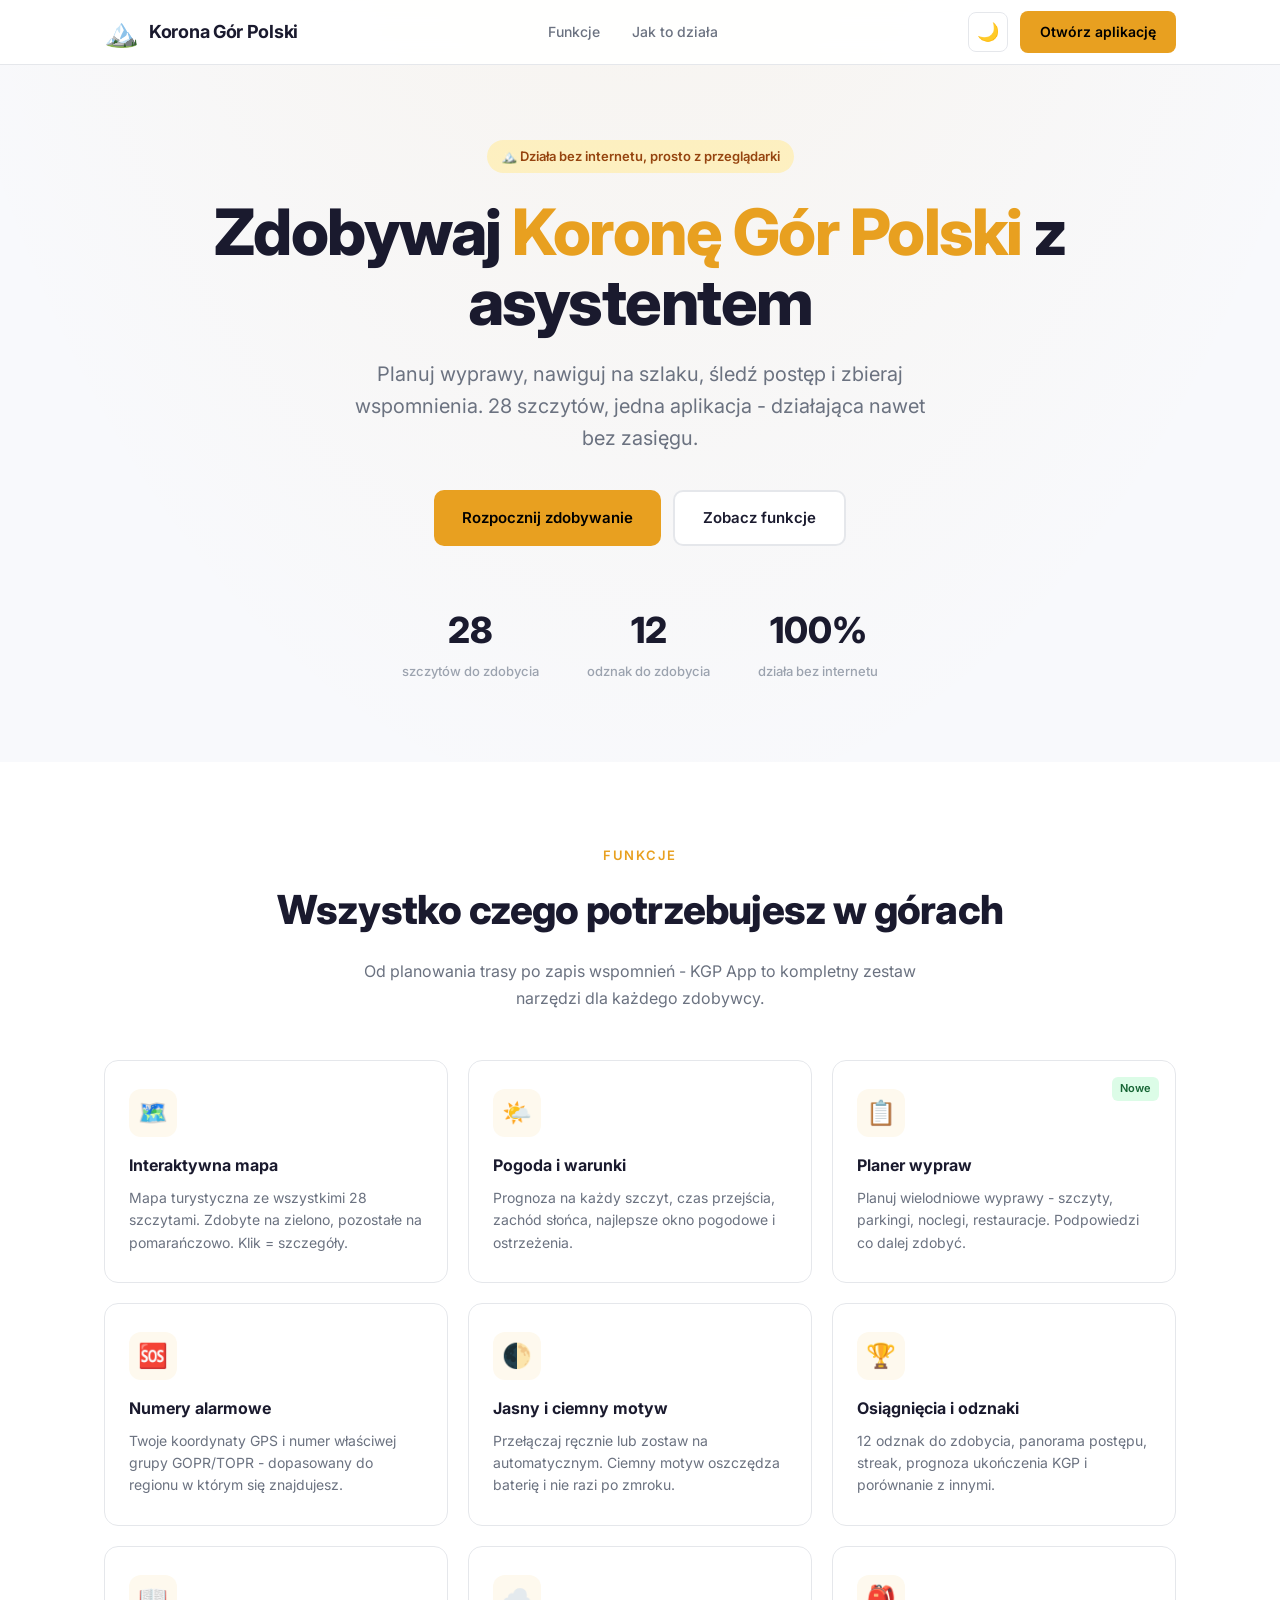
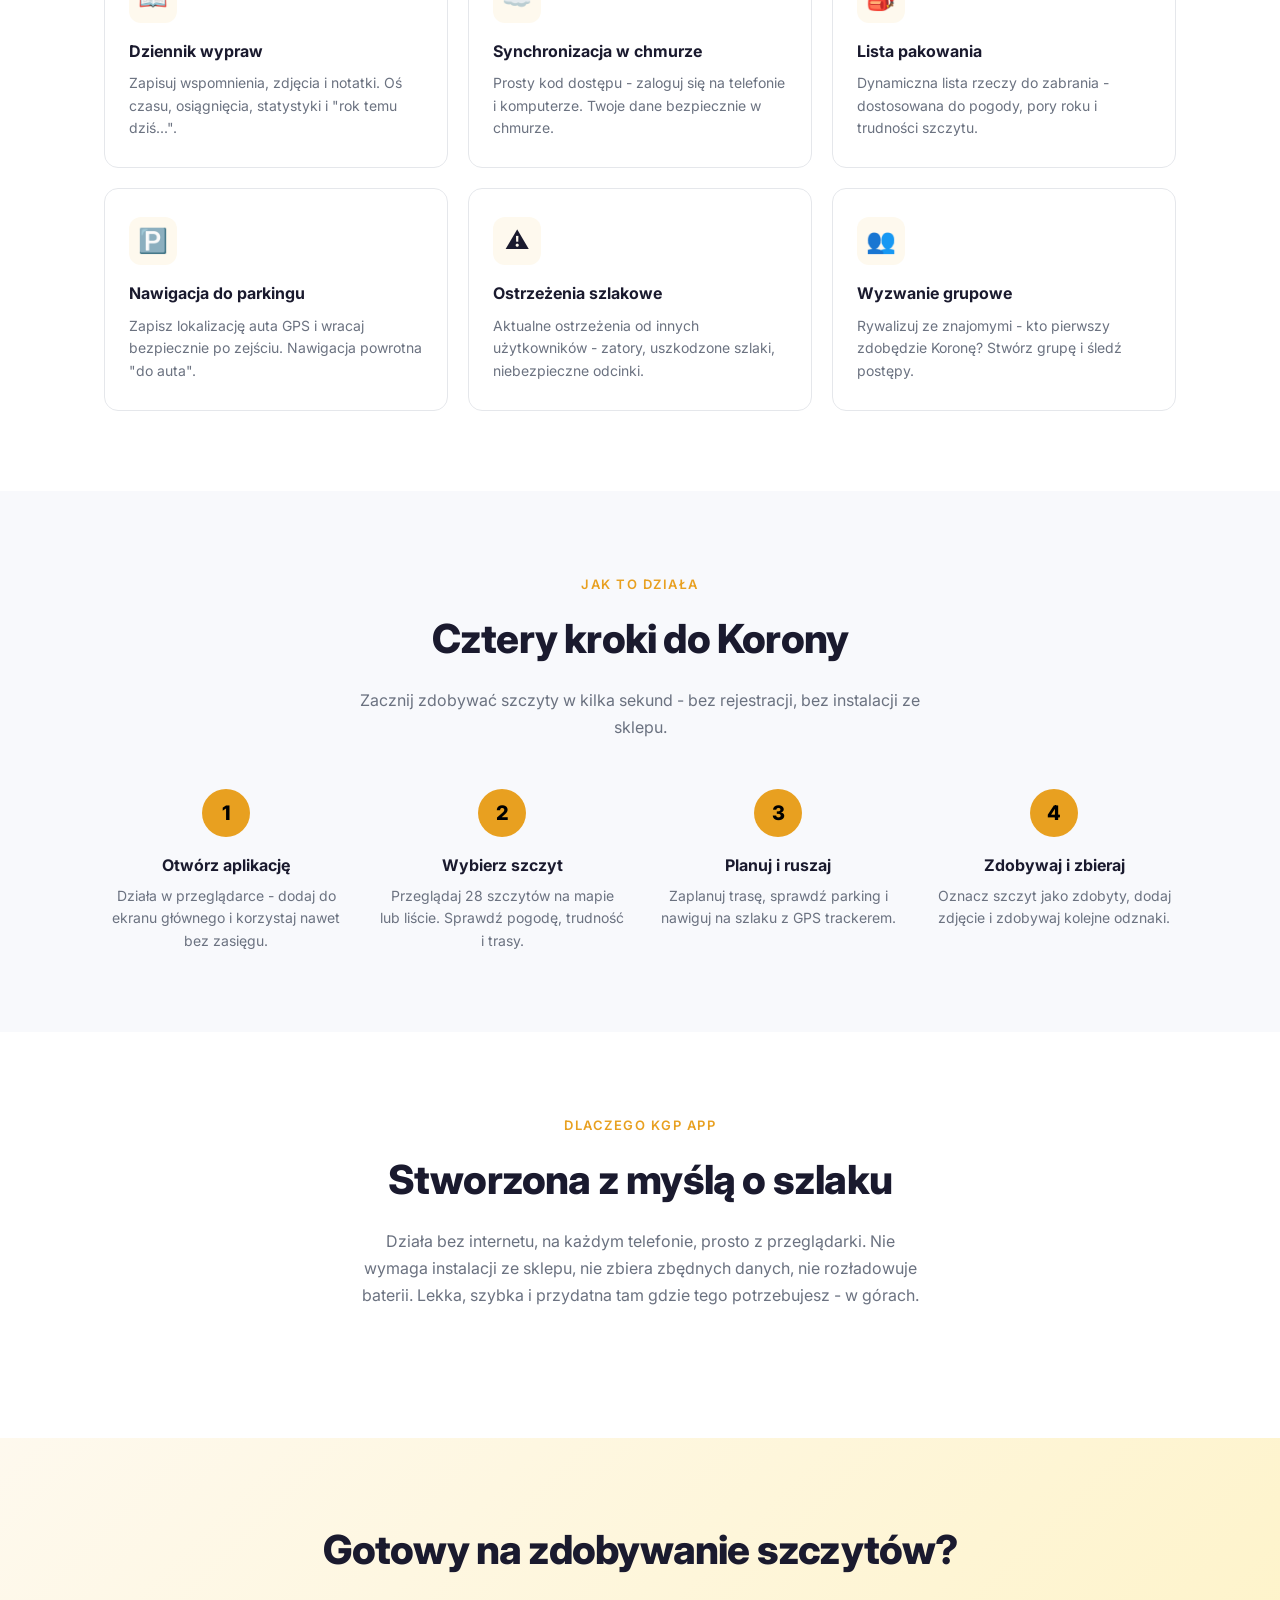
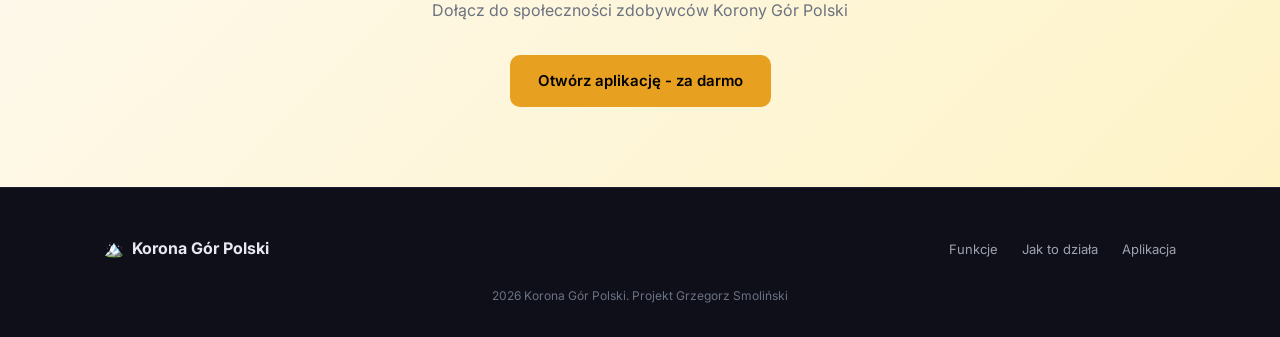
<file: about.html>
<!DOCTYPE html>
<html lang="pl">
<head>
<meta charset="UTF-8">
<meta name="viewport" content="width=device-width, initial-scale=1.0">
<meta name="description" content="Korona Gór Polski - aplikacja PWA pomagająca zdobyć 28 najwyższych szczytów polskich pasm górskich">
<meta name="theme-color" content="#ffffff" media="(prefers-color-scheme: light)">
<meta name="theme-color" content="#0f0f1a" media="(prefers-color-scheme: dark)">
<title>Korona Gór Polski - Twój asystent górski</title>
<link rel="icon" href="data:image/svg+xml,<svg xmlns='http://www.w3.org/2000/svg' viewBox='0 0 100 100'><text y='.9em' font-size='90'>🏔️</text></svg>">
<link href="https://fonts.googleapis.com/css2?family=Inter:wght@300;400;500;600;700;800&display=swap" rel="stylesheet">
<style>
/* ── Reset & Base ── */
*, *::before, *::after { box-sizing: border-box; margin: 0; padding: 0; }
html { scroll-behavior: smooth; }

/* ── Color tokens (light) ── */
:root {
  --bg: #ffffff;
  --bg-alt: #f8f9fc;
  --text: #1a1a2e;
  --text2: #6b7280;
  --text3: #9ca3af;
  --border: #e5e7eb;
  --border-hover: #d1d5db;
  --card: #ffffff;
  --card-shadow: rgba(0,0,0,0.08);
  --nav-bg: rgba(255,255,255,0.92);
  --nav-scroll-shadow: rgba(0,0,0,0.06);
  --accent: #e8a020;
  --accent-hover: #f0c060;
  --accent-glow: rgba(232,160,32,0.08);
  --accent-shadow: rgba(232,160,32,0.3);
  --badge-bg: #fef3c7;
  --badge-text: #92400e;
  --feature-icon-bg: #fef9ee;
  --green-bg: #dcfce7;
  --green-text: #166534;
  --cta-bg: #fef9ee;
  --cta-bg2: #fef3c7;
  --cta-text: #1a1a2e;
  --footer-bg: #0f0f1a;
  --footer-text: #9ca3af;
  --footer-text2: #e8e8f0;
  --footer-border: #1e1e35;
  --footer-copy: #6b7280;
  --outline-btn-bg: #ffffff;
}

/* ── Color tokens (dark) ── */
[data-theme="dark"] {
  --bg: #0f0f1a;
  --bg-alt: #1a1a2e;
  --text: #e8e8f0;
  --text2: #9ca3af;
  --text3: #6b7280;
  --border: #2a2a45;
  --border-hover: #3a3a55;
  --card: #1e1e35;
  --card-shadow: rgba(0,0,0,0.3);
  --nav-bg: rgba(15,15,26,0.92);
  --nav-scroll-shadow: rgba(0,0,0,0.2);
  --accent: #e8a020;
  --accent-hover: #f0c060;
  --accent-glow: rgba(232,160,32,0.06);
  --accent-shadow: rgba(232,160,32,0.4);
  --badge-bg: #3d2e10;
  --badge-text: #f0c060;
  --feature-icon-bg: #2a2520;
  --green-bg: #1a3a2a;
  --green-text: #6ee7a0;
  --cta-bg: #1a1a2e;
  --cta-bg2: #252545;
  --cta-text: #e8e8f0;
  --footer-bg: #0a0a14;
  --footer-text: #6b7280;
  --footer-text2: #e8e8f0;
  --footer-border: #1e1e35;
  --footer-copy: #4b5563;
  --outline-btn-bg: #1e1e35;
}

body {
  font-family: 'Inter', -apple-system, BlinkMacSystemFont, 'Segoe UI', sans-serif;
  color: var(--text);
  background: var(--bg);
  line-height: 1.6;
  -webkit-font-smoothing: antialiased;
  transition: background 0.3s, color 0.3s;
}

/* ── Utilities ── */
.container { max-width: 1120px; margin: 0 auto; padding: 0 24px; }
.text-center { text-align: center; }
.sr-only { position: absolute; width: 1px; height: 1px; overflow: hidden; clip: rect(0,0,0,0); }

/* ── Navigation ── */
.nav {
  position: fixed; top: 0; left: 0; right: 0; z-index: 100;
  background: var(--nav-bg);
  backdrop-filter: blur(12px);
  border-bottom: 1px solid var(--border);
  transition: box-shadow 0.3s, background 0.3s;
}
.nav.scrolled { box-shadow: 0 2px 20px var(--nav-scroll-shadow); }
.nav-inner {
  display: flex; align-items: center; justify-content: space-between;
  max-width: 1120px; margin: 0 auto; padding: 0 24px;
  height: 64px;
}
.nav-logo { display: flex; align-items: center; gap: 10px; text-decoration: none; color: var(--text); }
.nav-logo-icon { font-size: 28px; }
.nav-logo-text { font-weight: 700; font-size: 18px; letter-spacing: -0.3px; }
.nav-links { display: flex; gap: 32px; list-style: none; }
.nav-links a {
  text-decoration: none; color: var(--text2); font-size: 14px; font-weight: 500;
  transition: color 0.2s;
}
.nav-links a:hover { color: var(--text); }
.nav-right { display: flex; align-items: center; gap: 12px; }
.nav-cta {
  display: inline-flex; align-items: center; gap: 6px;
  background: var(--accent); color: #000; font-weight: 600; font-size: 14px;
  padding: 10px 20px; border-radius: 8px; text-decoration: none;
  transition: all 0.2s;
}
.nav-cta:hover { background: var(--accent-hover); transform: translateY(-1px); }

.theme-toggle {
  background: none; border: 1px solid var(--border); border-radius: 8px;
  width: 40px; height: 40px; cursor: pointer; font-size: 18px;
  display: flex; align-items: center; justify-content: center;
  transition: all 0.2s; color: var(--text2);
}
.theme-toggle:hover { border-color: var(--border-hover); color: var(--text); }

.nav-mobile-toggle {
  display: none; background: none; border: none; font-size: 24px; cursor: pointer; padding: 4px;
  color: var(--text); order: 3;
}

/* ── Hero ── */
.hero {
  padding: 140px 24px 80px;
  text-align: center;
  background: linear-gradient(180deg, var(--bg-alt) 0%, var(--bg) 100%);
  position: relative;
  overflow: hidden;
}
.hero::before {
  content: '';
  position: absolute; top: -60%; left: -20%; width: 140%; height: 200%;
  background: radial-gradient(ellipse at 50% 0%, var(--accent-glow) 0%, transparent 60%);
  pointer-events: none;
}
.hero-badge {
  display: inline-flex; align-items: center; gap: 6px;
  background: var(--badge-bg); color: var(--badge-text); font-size: 13px; font-weight: 600;
  padding: 6px 14px; border-radius: 20px; margin-bottom: 24px;
}
.hero h1 {
  font-size: clamp(36px, 6vw, 64px);
  font-weight: 800;
  line-height: 1.1;
  letter-spacing: -1.5px;
  margin-bottom: 20px;
  color: var(--text);
}
.hero h1 span { color: var(--accent); }
.hero-desc {
  font-size: clamp(16px, 2vw, 20px);
  color: var(--text2);
  max-width: 600px;
  margin: 0 auto 36px;
  line-height: 1.6;
}
.hero-buttons { display: flex; gap: 12px; justify-content: center; flex-wrap: wrap; }
.btn-hero {
  display: inline-flex; align-items: center; gap: 8px;
  padding: 14px 28px; border-radius: 10px; font-size: 15px; font-weight: 600;
  text-decoration: none; transition: all 0.2s;
}
.btn-primary { background: var(--accent); color: #000; }
.btn-primary:hover { background: var(--accent-hover); transform: translateY(-2px); box-shadow: 0 8px 24px var(--accent-shadow); }
.btn-outline { background: var(--outline-btn-bg); color: var(--text); border: 2px solid var(--border); }
.btn-outline:hover { border-color: var(--border-hover); transform: translateY(-2px); box-shadow: 0 8px 24px var(--card-shadow); }

.hero-stats {
  display: flex; justify-content: center; gap: 48px; margin-top: 56px;
  flex-wrap: wrap;
}
.hero-stat-num { font-size: 36px; font-weight: 800; color: var(--text); }
.hero-stat-label { font-size: 13px; color: var(--text3); font-weight: 500; margin-top: 2px; }

/* ── Section shared ── */
section { padding: 80px 0; }
section:nth-child(even) { background: var(--bg-alt); }
.section-label {
  display: inline-flex; align-items: center; gap: 6px;
  font-size: 13px; font-weight: 600; color: var(--accent); text-transform: uppercase;
  letter-spacing: 1.5px; margin-bottom: 12px;
}
.section-heading {
  font-size: clamp(28px, 4vw, 40px);
  font-weight: 800;
  letter-spacing: -0.8px;
  margin-bottom: 16px;
  color: var(--text);
}
.section-desc {
  font-size: 16px; color: var(--text2); max-width: 560px; margin: 0 auto 48px;
  line-height: 1.7;
}

/* ── Feature cards grid ── */
.features-grid {
  display: grid;
  grid-template-columns: repeat(3, 1fr);
  gap: 20px;
}
.feature-card {
  background: var(--card);
  border: 1px solid var(--border);
  border-radius: 14px;
  padding: 28px 24px;
  transition: all 0.25s;
  position: relative;
  text-align: left;
}
.feature-card:hover {
  transform: translateY(-4px);
  box-shadow: 0 12px 32px var(--card-shadow);
  border-color: var(--border-hover);
}
.feature-icon {
  width: 48px; height: 48px;
  display: flex; align-items: center; justify-content: center;
  font-size: 24px;
  background: var(--feature-icon-bg);
  border-radius: 12px;
  margin-bottom: 16px;
}
.feature-card h3 {
  font-size: 16px; font-weight: 700; margin-bottom: 8px; color: var(--text);
}
.feature-card p {
  font-size: 14px; color: var(--text2); line-height: 1.6;
}
.feature-badge {
  position: absolute; top: 16px; right: 16px;
  background: var(--green-bg); color: var(--green-text); font-size: 11px; font-weight: 600;
  padding: 3px 8px; border-radius: 6px;
}

/* ── How it works ── */
.steps { display: grid; grid-template-columns: repeat(4, 1fr); gap: 32px; }
.step { text-align: center; }
.step-num {
  width: 48px; height: 48px; border-radius: 50%;
  background: var(--accent); color: #000; font-weight: 800; font-size: 20px;
  display: inline-flex; align-items: center; justify-content: center;
  margin-bottom: 16px;
}
.step h3 { font-size: 16px; font-weight: 700; margin-bottom: 6px; color: var(--text); }
.step p { font-size: 14px; color: var(--text2); }

/* ── CTA section ── */
section.cta-section {
  background: linear-gradient(135deg, var(--cta-bg) 0%, var(--cta-bg2) 100%);
  padding: 80px 0;
  text-align: center;
  color: var(--cta-text);
}
.cta-section h2 {
  font-size: clamp(28px, 4vw, 40px);
  font-weight: 800;
  margin-bottom: 16px;
  letter-spacing: -0.8px;
  color: var(--cta-text);
}
.cta-section p { color: var(--text2); font-size: 16px; margin-bottom: 32px; }
.cta-section .btn-primary:hover { box-shadow: 0 8px 32px var(--accent-shadow); }

/* ── Footer ── */
.footer {
  background: var(--footer-bg); color: var(--footer-text); padding: 48px 0 32px;
  border-top: 1px solid var(--footer-border);
}
.footer-inner {
  display: flex; justify-content: space-between; align-items: center;
  flex-wrap: wrap; gap: 16px;
}
.footer-logo { display: flex; align-items: center; gap: 8px; }
.footer-logo-text { color: var(--footer-text2); font-weight: 700; font-size: 16px; }
.footer-links { display: flex; gap: 24px; list-style: none; }
.footer-links a { color: var(--footer-text); text-decoration: none; font-size: 13px; transition: color 0.2s; }
.footer-links a:hover { color: var(--footer-text2); }
.footer-copy { width: 100%; text-align: center; margin-top: 24px; font-size: 12px; color: var(--footer-copy); }

/* ── Responsive ── */
@media (max-width: 900px) {
  .features-grid { grid-template-columns: repeat(2, 1fr); }
  .steps { grid-template-columns: repeat(2, 1fr); gap: 24px; }
  .hero-stats { gap: 32px; }
}
@media (max-width: 640px) {
  .features-grid { grid-template-columns: 1fr; }
  .steps { grid-template-columns: 1fr; gap: 20px; }
  .hero { padding: 120px 20px 60px; }
  .hero-stats { gap: 24px; }
  .hero-stat-num { font-size: 28px; }
  .nav-links { display: none; }
  .nav-mobile-toggle { display: block; }
  .nav-cta { display: none; }
  .nav-links.open {
    display: flex; flex-direction: column;
    position: absolute; top: 64px; left: 0; right: 0;
    background: var(--nav-bg); backdrop-filter: blur(12px);
    padding: 16px 24px; gap: 16px;
    border-bottom: 1px solid var(--border);
  }
  .footer-inner { flex-direction: column; text-align: center; }
  .footer-links { justify-content: center; }
}

/* ── Animations ── */
@keyframes fadeUp {
  from { opacity: 0; transform: translateY(24px); }
  to { opacity: 1; transform: translateY(0); }
}
.animate { opacity: 0; }
.animate.visible { animation: fadeUp 0.6s ease forwards; }
.animate.delay-1 { animation-delay: 0.1s; }
.animate.delay-2 { animation-delay: 0.2s; }
.animate.delay-3 { animation-delay: 0.3s; }
</style>
</head>
<body>

<!-- ── Nav ── -->
<nav class="nav" id="nav">
  <div class="nav-inner">
    <a href="#" class="nav-logo">
      <span class="nav-logo-icon">🏔️</span>
      <span class="nav-logo-text">Korona Gór Polski</span>
    </a>
    <ul class="nav-links" id="navLinks">
      <li><a href="#funkcje">Funkcje</a></li>
      <li><a href="#jak-to-dziala">Jak to działa</a></li>
    </ul>
    <div class="nav-right">
      <button class="theme-toggle" id="themeToggle" aria-label="Przełącz motyw">🌙</button>
      <a href="index.html" class="nav-cta">Otwórz aplikację</a>
      <button class="nav-mobile-toggle" id="navToggle" aria-label="Menu">☰</button>
    </div>
  </div>
</nav>

<!-- ── Hero ── -->
<section class="hero">
  <div class="container">
    <div class="hero-badge">🏔️ Działa bez internetu, prosto z przeglądarki</div>
    <h1 class="animate">Zdobywaj <span>Koronę Gór Polski</span> z asystentem</h1>
    <p class="hero-desc animate delay-1">
      Planuj wyprawy, nawiguj na szlaku, śledź postęp i zbieraj wspomnienia.
      28 szczytów, jedna aplikacja - działająca nawet bez zasięgu.
    </p>
    <div class="hero-buttons animate delay-2">
      <a href="index.html" class="btn-hero btn-primary">Rozpocznij zdobywanie</a>
      <a href="#funkcje" class="btn-hero btn-outline">Zobacz funkcje</a>
    </div>
    <div class="hero-stats animate delay-3">
      <div>
        <div class="hero-stat-num">28</div>
        <div class="hero-stat-label">szczytów do zdobycia</div>
      </div>
      <div>
        <div class="hero-stat-num">12</div>
        <div class="hero-stat-label">odznak do zdobycia</div>
      </div>
      <div>
        <div class="hero-stat-num">100%</div>
        <div class="hero-stat-label">działa bez internetu</div>
      </div>
    </div>
  </div>
</section>

<!-- ── Features ── -->
<section id="funkcje">
  <div class="container text-center">
    <div class="section-label">Funkcje</div>
    <h2 class="section-heading">Wszystko czego potrzebujesz w górach</h2>
    <p class="section-desc">
      Od planowania trasy po zapis wspomnień - KGP App to kompletny zestaw narzędzi dla każdego zdobywcy.
    </p>
    <div class="features-grid">

      <div class="feature-card animate">
        <div class="feature-icon">🗺️</div>
        <h3>Interaktywna mapa</h3>
        <p>Mapa turystyczna ze wszystkimi 28 szczytami. Zdobyte na zielono, pozostałe na pomarańczowo. Klik = szczegóły.</p>
      </div>

      <div class="feature-card animate delay-1">
        <div class="feature-icon">🌤️</div>
        <h3>Pogoda i warunki</h3>
        <p>Prognoza na każdy szczyt, czas przejścia, zachód słońca, najlepsze okno pogodowe i ostrzeżenia.</p>
      </div>

      <div class="feature-card animate delay-2">
        <div class="feature-icon">📋</div>
        <h3>Planer wypraw</h3>
        <p>Planuj wielodniowe wyprawy - szczyty, parkingi, noclegi, restauracje. Podpowiedzi co dalej zdobyć.</p>
        <span class="feature-badge">Nowe</span>
      </div>

      <div class="feature-card animate">
        <div class="feature-icon">🆘</div>
        <h3>Numery alarmowe</h3>
        <p>Twoje koordynaty GPS i numer właściwej grupy GOPR/TOPR - dopasowany do regionu w którym się znajdujesz.</p>
      </div>

      <div class="feature-card animate delay-1">
        <div class="feature-icon">🌓</div>
        <h3>Jasny i ciemny motyw</h3>
        <p>Przełączaj ręcznie lub zostaw na automatycznym. Ciemny motyw oszczędza baterię i nie razi po zmroku.</p>
      </div>

      <div class="feature-card animate delay-2">
        <div class="feature-icon">🏆</div>
        <h3>Osiągnięcia i odznaki</h3>
        <p>12 odznak do zdobycia, panorama postępu, streak, prognoza ukończenia KGP i porównanie z innymi.</p>
      </div>

      <div class="feature-card animate">
        <div class="feature-icon">📖</div>
        <h3>Dziennik wypraw</h3>
        <p>Zapisuj wspomnienia, zdjęcia i notatki. Oś czasu, osiągnięcia, statystyki i "rok temu dziś...".</p>
      </div>

      <div class="feature-card animate delay-1">
        <div class="feature-icon">☁️</div>
        <h3>Synchronizacja w chmurze</h3>
        <p>Prosty kod dostępu - zaloguj się na telefonie i komputerze. Twoje dane bezpiecznie w chmurze.</p>
      </div>

      <div class="feature-card animate delay-2">
        <div class="feature-icon">🎒</div>
        <h3>Lista pakowania</h3>
        <p>Dynamiczna lista rzeczy do zabrania - dostosowana do pogody, pory roku i trudności szczytu.</p>
      </div>

      <div class="feature-card animate">
        <div class="feature-icon">🅿️</div>
        <h3>Nawigacja do parkingu</h3>
        <p>Zapisz lokalizację auta GPS i wracaj bezpiecznie po zejściu. Nawigacja powrotna "do auta".</p>
      </div>

      <div class="feature-card animate delay-1">
        <div class="feature-icon">⚠️</div>
        <h3>Ostrzeżenia szlakowe</h3>
        <p>Aktualne ostrzeżenia od innych użytkowników - zatory, uszkodzone szlaki, niebezpieczne odcinki.</p>
      </div>

      <div class="feature-card animate delay-2">
        <div class="feature-icon">👥</div>
        <h3>Wyzwanie grupowe</h3>
        <p>Rywalizuj ze znajomymi - kto pierwszy zdobędzie Koronę? Stwórz grupę i śledź postępy.</p>
      </div>

    </div>
  </div>
</section>

<!-- ── How it works ── -->
<section id="jak-to-dziala">
  <div class="container text-center">
    <div class="section-label">Jak to działa</div>
    <h2 class="section-heading">Cztery kroki do Korony</h2>
    <p class="section-desc">
      Zacznij zdobywać szczyty w kilka sekund - bez rejestracji, bez instalacji ze sklepu.
    </p>
    <div class="steps">
      <div class="step animate">
        <div class="step-num">1</div>
        <h3>Otwórz aplikację</h3>
        <p>Działa w przeglądarce - dodaj do ekranu głównego i korzystaj nawet bez zasięgu.</p>
      </div>
      <div class="step animate delay-1">
        <div class="step-num">2</div>
        <h3>Wybierz szczyt</h3>
        <p>Przeglądaj 28 szczytów na mapie lub liście. Sprawdź pogodę, trudność i trasy.</p>
      </div>
      <div class="step animate delay-2">
        <div class="step-num">3</div>
        <h3>Planuj i ruszaj</h3>
        <p>Zaplanuj trasę, sprawdź parking i nawiguj na szlaku z GPS trackerem.</p>
      </div>
      <div class="step animate delay-3">
        <div class="step-num">4</div>
        <h3>Zdobywaj i zbieraj</h3>
        <p>Oznacz szczyt jako zdobyty, dodaj zdjęcie i zdobywaj kolejne odznaki.</p>
      </div>
    </div>
  </div>
</section>

<!-- ── Why ── -->
<section id="dlaczego">
  <div class="container text-center">
    <div class="section-label">Dlaczego KGP App</div>
    <h2 class="section-heading">Stworzona z myślą o szlaku</h2>
    <p class="section-desc">
      Działa bez internetu, na każdym telefonie, prosto z przeglądarki.
      Nie wymaga instalacji ze sklepu, nie zbiera zbędnych danych, nie rozładowuje baterii.
      Lekka, szybka i przydatna tam gdzie tego potrzebujesz - w górach.
    </p>
  </div>
</section>

<!-- ── CTA ── -->
<section class="cta-section">
  <div class="container">
    <h2>Gotowy na zdobywanie szczytów?</h2>
    <p>Dołącz do społeczności zdobywców Korony Gór Polski</p>
    <a href="index.html" class="btn-hero btn-primary">Otwórz aplikację - za darmo</a>
  </div>
</section>

<!-- ── Footer ── -->
<footer class="footer">
  <div class="container">
    <div class="footer-inner">
      <div class="footer-logo">
        <span>🏔️</span>
        <span class="footer-logo-text">Korona Gór Polski</span>
      </div>
      <ul class="footer-links">
        <li><a href="#funkcje">Funkcje</a></li>
        <li><a href="#jak-to-dziala">Jak to działa</a></li>
        <li><a href="index.html">Aplikacja</a></li>
      </ul>
    </div>
    <div class="footer-copy">2026 Korona Gór Polski. Projekt Grzegorz Smoliński</div>
  </div>
</footer>

<script>
// Theme toggle
const themeToggle = document.getElementById('themeToggle');
const html = document.documentElement;

function setTheme(dark) {
  html.setAttribute('data-theme', dark ? 'dark' : 'light');
  themeToggle.textContent = dark ? '☀️' : '🌙';
  localStorage.setItem('about-theme', dark ? 'dark' : 'light');
}

// Init: check saved preference, then system preference
const saved = localStorage.getItem('about-theme');
if (saved) {
  setTheme(saved === 'dark');
} else {
  setTheme(window.matchMedia('(prefers-color-scheme: dark)').matches);
}

themeToggle.addEventListener('click', () => {
  setTheme(html.getAttribute('data-theme') !== 'dark');
});

// Listen for system theme changes
window.matchMedia('(prefers-color-scheme: dark)').addEventListener('change', (e) => {
  if (!localStorage.getItem('about-theme')) setTheme(e.matches);
});

// Nav scroll effect
const nav = document.getElementById('nav');
window.addEventListener('scroll', () => {
  nav.classList.toggle('scrolled', window.scrollY > 10);
});

// Mobile menu toggle
document.getElementById('navToggle').addEventListener('click', () => {
  document.getElementById('navLinks').classList.toggle('open');
});

// Close mobile menu on link click
document.querySelectorAll('#navLinks a').forEach(a => {
  a.addEventListener('click', () => {
    document.getElementById('navLinks').classList.remove('open');
  });
});

// Scroll animations
const observer = new IntersectionObserver((entries) => {
  entries.forEach(entry => {
    if (entry.isIntersecting) {
      entry.target.classList.add('visible');
      observer.unobserve(entry.target);
    }
  });
}, { threshold: 0.1, rootMargin: '0px 0px -40px 0px' });

document.querySelectorAll('.animate').forEach(el => observer.observe(el));
</script>
</body>
</html>
</file>
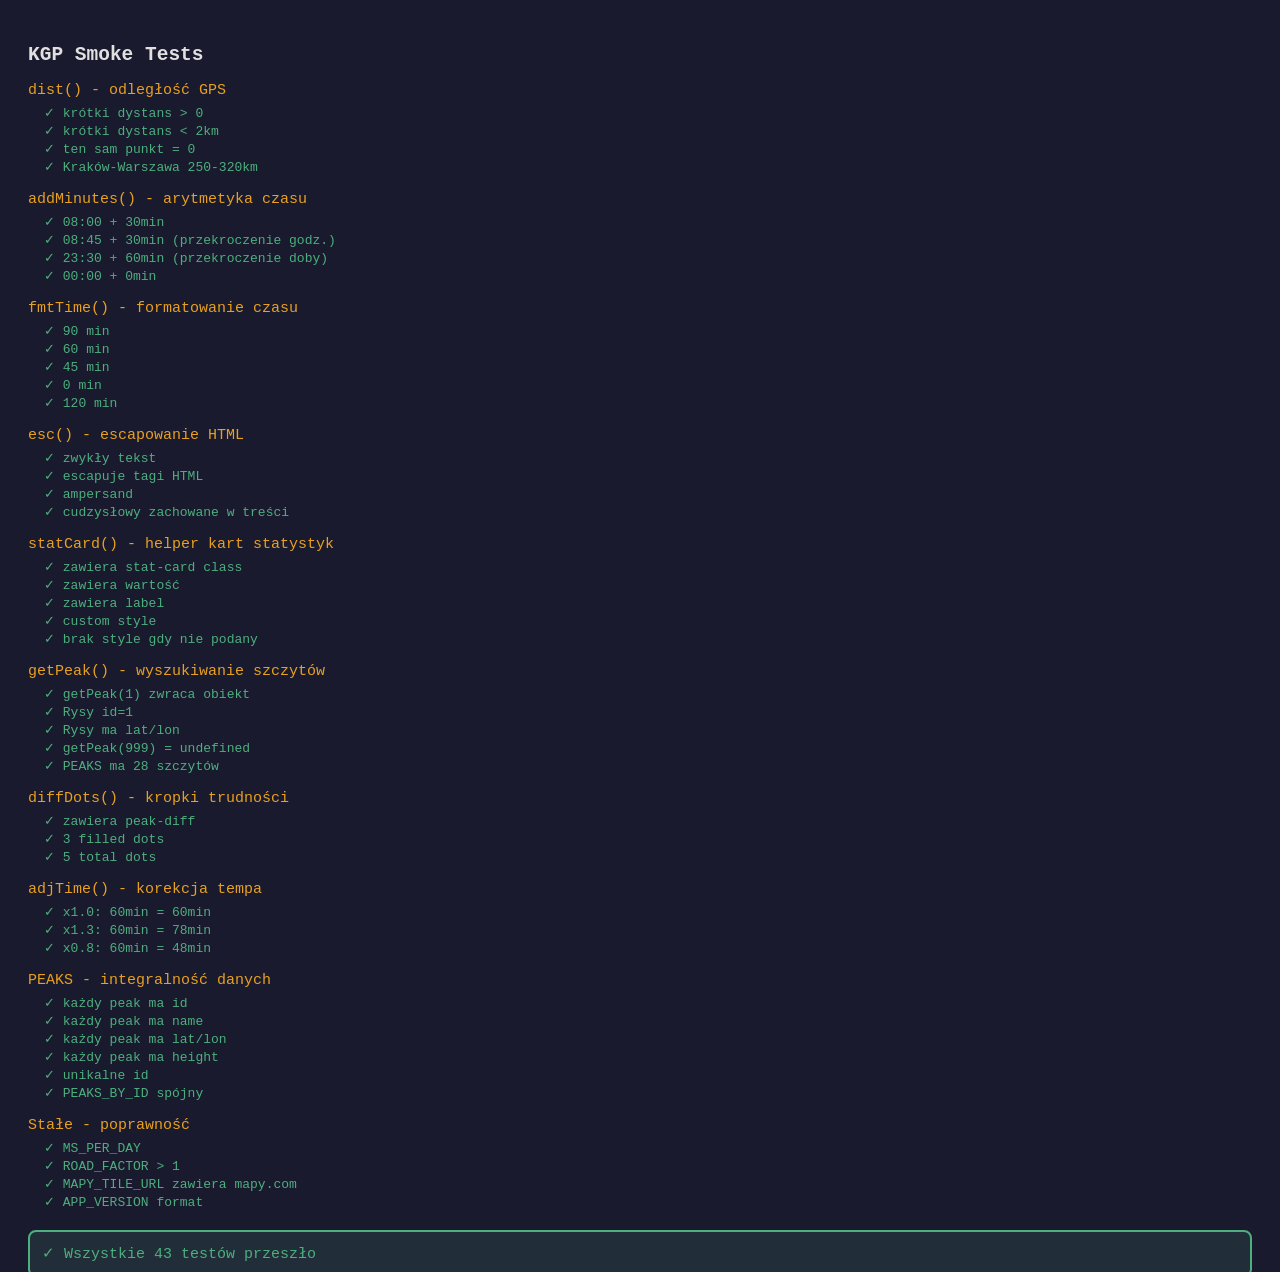
<file: test.html>
<!DOCTYPE html>
<html lang="pl">
<head>
<meta charset="UTF-8">
<title>KGP - Testy</title>
<style>
  body { font-family: monospace; background: #1a1a2e; color: #e0e0e0; padding: 20px; }
  .pass { color: #4caf7d; } .fail { color: #e05555; font-weight: bold; }
  .group { margin: 16px 0 6px; font-size: 15px; color: #e8a020; }
  .result { margin: 2px 0 2px 16px; font-size: 13px; }
  #summary { margin-top: 20px; padding: 12px; border-radius: 8px; font-size: 15px; }
</style>
</head>
<body>
<h2>KGP Smoke Tests</h2>
<div id="out"></div>
<div id="summary"></div>

<script src="js/data.js"></script>
<script src="js/state.js"></script>
<script src="js/utils.js"></script>
<script>
let _pass = 0, _fail = 0;
const out = document.getElementById('out');

function group(name) {
  out.innerHTML += `<div class="group">${name}</div>`;
}

function assert(name, condition) {
  if (condition) { _pass++; out.innerHTML += `<div class="result pass">✓ ${name}</div>`; }
  else { _fail++; out.innerHTML += `<div class="result fail">✗ ${name}</div>`; }
}

function assertEq(name, actual, expected) {
  const ok = actual === expected;
  if (ok) { _pass++; out.innerHTML += `<div class="result pass">✓ ${name}</div>`; }
  else { _fail++; out.innerHTML += `<div class="result fail">✗ ${name}: got "${actual}", expected "${expected}"</div>`; }
}

// ============ dist() ============
group('dist() - odległość GPS');
const d = dist(50.0, 20.0, 50.0, 20.01);
assert('krótki dystans > 0', d > 0);
assert('krótki dystans < 2km', d < 2000);
assertEq('ten sam punkt = 0', dist(50, 20, 50, 20), 0);
const dKrakWawa = dist(50.06, 19.94, 52.23, 21.01);
assert('Kraków-Warszawa 250-320km', dKrakWawa > 250000 && dKrakWawa < 320000);

// ============ addMinutes() ============
group('addMinutes() - arytmetyka czasu');
assertEq('08:00 + 30min', addMinutes('08:00', 30), '08:30');
assertEq('08:45 + 30min (przekroczenie godz.)', addMinutes('08:45', 30), '09:15');
assertEq('23:30 + 60min (przekroczenie doby)', addMinutes('23:30', 60), '00:30');
assertEq('00:00 + 0min', addMinutes('00:00', 0), '00:00');

// ============ fmtTime() ============
group('fmtTime() - formatowanie czasu');
assertEq('90 min', fmtTime(90), '1h 30min');
assertEq('60 min', fmtTime(60), '1h ');
assertEq('45 min', fmtTime(45), '45 min');
assertEq('0 min', fmtTime(0), '0 min');
assertEq('120 min', fmtTime(120), '2h ');

// ============ esc() ============
group('esc() - escapowanie HTML');
assertEq('zwykły tekst', esc('hello'), 'hello');
assert('escapuje tagi HTML', esc('<b>bold</b>').indexOf('<b>') === -1);
assertEq('ampersand', esc('A&B'), 'A&amp;B');
assertEq('cudzysłowy zachowane w treści', esc('"test"'), '"test"');

// ============ statCard() ============
group('statCard() - helper kart statystyk');
const card1 = statCard(42, 'Test');
assert('zawiera stat-card class', card1.includes('class="stat-card"'));
assert('zawiera wartość', card1.includes('>42<'));
assert('zawiera label', card1.includes('>Test<'));
const card2 = statCard(7, 'X', 'font-size:22px');
assert('custom style', card2.includes('style="font-size:22px"'));
const card3 = statCard(0, 'Y');
assert('brak style gdy nie podany', !card3.includes('style='));

// ============ getPeak() / PEAKS_BY_ID ============
group('getPeak() - wyszukiwanie szczytów');
const rysy = getPeak(1);
assert('getPeak(1) zwraca obiekt', rysy != null);
assertEq('Rysy id=1', rysy.name, 'Rysy');
assert('Rysy ma lat/lon', rysy.lat > 49 && rysy.lon > 20);
assert('getPeak(999) = undefined', getPeak(999) == null);
assertEq('PEAKS ma 28 szczytów', PEAKS.length, 28);

// ============ diffDots() ============
group('diffDots() - kropki trudności');
const dots3 = diffDots(3);
assert('zawiera peak-diff', dots3.includes('peak-diff'));
assert('3 filled dots', (dots3.match(/filled/g) || []).length === 3);
assert('5 total dots', (dots3.match(/diff-dot/g) || []).length === 5);

// ============ adjTime() ============
group('adjTime() - korekcja tempa');
state.paceMultiplier = 1.0;
assertEq('x1.0: 60min = 60min', adjTime(60), 60);
state.paceMultiplier = 1.3;
assertEq('x1.3: 60min = 78min', adjTime(60), 78);
state.paceMultiplier = 0.8;
assertEq('x0.8: 60min = 48min', adjTime(60), 48);
state.paceMultiplier = 1.0;

// ============ PEAKS data integrity ============
group('PEAKS - integralność danych');
assert('każdy peak ma id', PEAKS.every(p => typeof p.id === 'number'));
assert('każdy peak ma name', PEAKS.every(p => typeof p.name === 'string' && p.name.length > 0));
assert('każdy peak ma lat/lon', PEAKS.every(p => p.lat > 49 && p.lat < 55 && p.lon > 14 && p.lon < 24));
assert('każdy peak ma height', PEAKS.every(p => p.height > 500 && p.height < 2600));
assert('unikalne id', new Set(PEAKS.map(p => p.id)).size === 28);
assert('PEAKS_BY_ID spójny', PEAKS.every(p => PEAKS_BY_ID[p.id] === p));

// ============ Stałe ============
group('Stałe - poprawność');
assertEq('MS_PER_DAY', MS_PER_DAY, 86400000);
assert('ROAD_FACTOR > 1', ROAD_FACTOR > 1);
assert('MAPY_TILE_URL zawiera mapy.com', MAPY_TILE_URL.includes('mapy.com'));
assert('APP_VERSION format', /^\d+\.\d+\.\d{6}\.\d{4}$/.test(APP_VERSION));

// ============ Podsumowanie ============
const sum = document.getElementById('summary');
const total = _pass + _fail;
sum.style.background = _fail === 0 ? '#4caf7d22' : '#e0555522';
sum.style.border = `2px solid ${_fail === 0 ? '#4caf7d' : '#e05555'}`;
sum.innerHTML = _fail === 0
  ? `<span class="pass">✓ Wszystkie ${total} testów przeszło</span>`
  : `<span class="fail">✗ ${_fail}/${total} testów nie przeszło</span> · <span class="pass">${_pass} OK</span>`;
</script>
</body>
</html>
</file>
